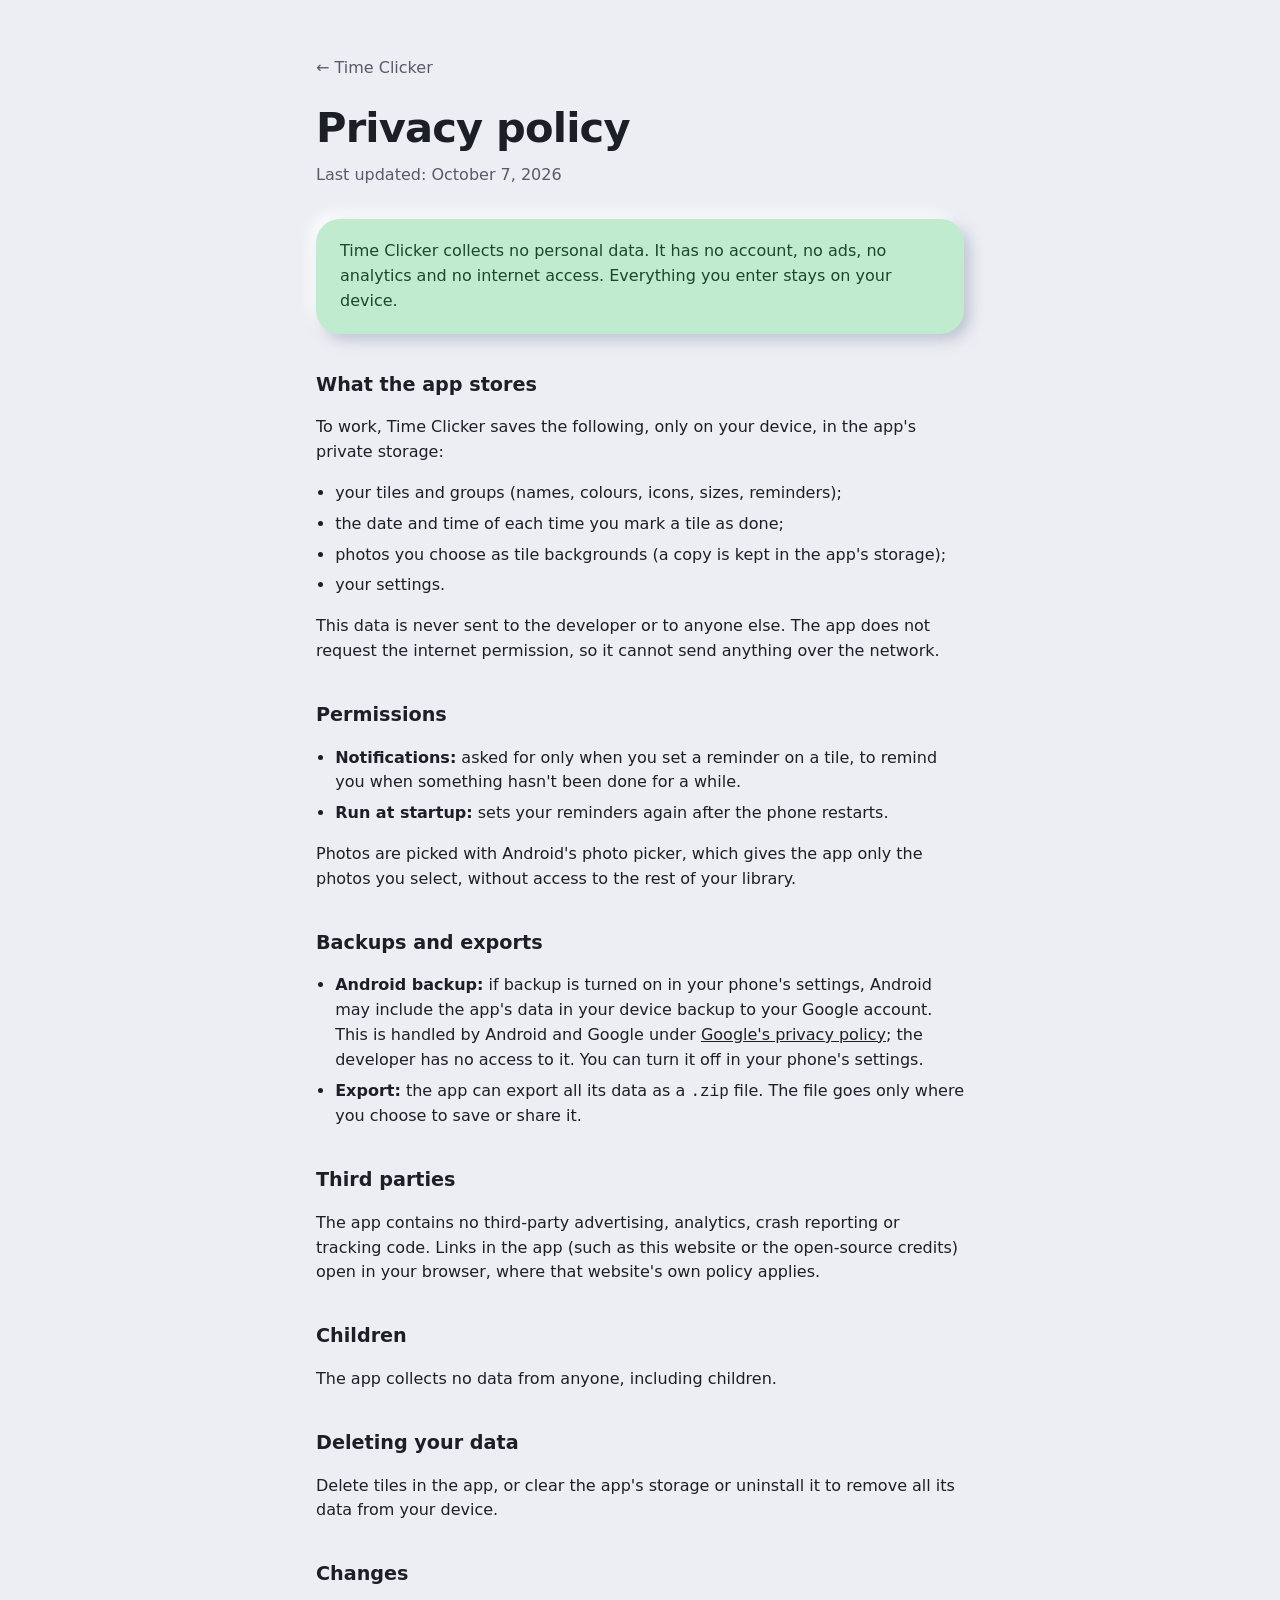
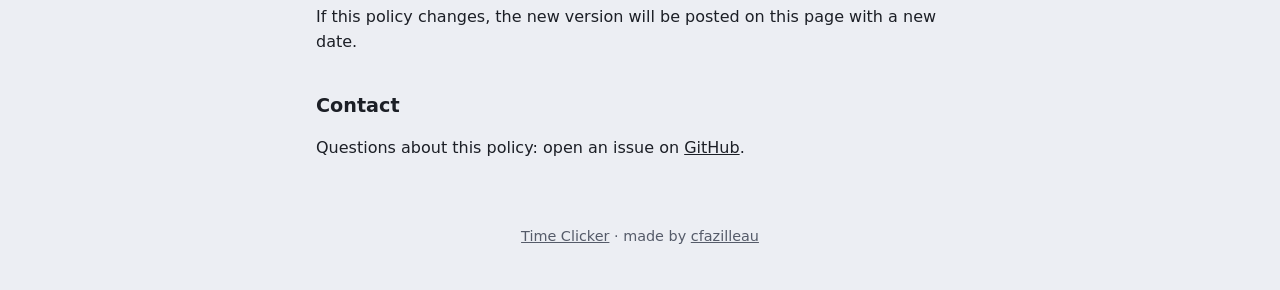
<file: docs/privacy.html>
<!doctype html>
<html lang="en">
<head>
<meta charset="utf-8">
<meta name="viewport" content="width=device-width, initial-scale=1">
<title>Privacy Policy · Time Clicker</title>
<meta name="description" content="Time Clicker's privacy policy: the app collects no data and works fully offline.">
<meta name="theme-color" content="#ECEEF3" media="(prefers-color-scheme: light)">
<meta name="theme-color" content="#1B1D22" media="(prefers-color-scheme: dark)">
<link rel="stylesheet" href="style.css">
<style>
  main { max-width: 680px; }
  h1 { font-size: clamp(2rem, 6vw, 2.6rem); }
  .updated { color: var(--muted); margin: 0 0 32px; }
  .summary {
    padding: 20px 24px;
    border-radius: 24px;
    background: var(--sage-bg);
    color: var(--sage-fg);
    box-shadow: 6px 6px 14px var(--shadow), -6px -6px 14px var(--highlight);
    font-weight: 500;
  }
  h2 { font-size: 1.2rem; margin: 36px 0 8px; }
  ul { padding-left: 1.2em; }
  li + li { margin-top: 6px; }
  .back { display: inline-block; margin-bottom: 24px; color: var(--muted); text-decoration: none; }
</style>
</head>
<body>
<main>
  <a class="back" href="./">← Time Clicker</a>
  <h1>Privacy policy</h1>
  <p class="updated">Last updated: October 7, 2026</p>

  <p class="summary">Time Clicker collects no personal data. It has no account, no ads, no analytics and no internet access. Everything you enter stays on your device.</p>

  <h2>What the app stores</h2>
  <p>To work, Time Clicker saves the following, only on your device, in the app's private storage:</p>
  <ul>
    <li>your tiles and groups (names, colours, icons, sizes, reminders);</li>
    <li>the date and time of each time you mark a tile as done;</li>
    <li>photos you choose as tile backgrounds (a copy is kept in the app's storage);</li>
    <li>your settings.</li>
  </ul>
  <p>This data is never sent to the developer or to anyone else. The app does not request the internet permission, so it cannot send anything over the network.</p>

  <h2>Permissions</h2>
  <ul>
    <li><strong>Notifications:</strong> asked for only when you set a reminder on a tile, to remind you when something hasn't been done for a while.</li>
    <li><strong>Run at startup:</strong> sets your reminders again after the phone restarts.</li>
  </ul>
  <p>Photos are picked with Android's photo picker, which gives the app only the photos you select, without access to the rest of your library.</p>

  <h2>Backups and exports</h2>
  <ul>
    <li><strong>Android backup:</strong> if backup is turned on in your phone's settings, Android may include the app's data in your device backup to your Google account. This is handled by Android and Google under <a href="https://policies.google.com/privacy">Google's privacy policy</a>; the developer has no access to it. You can turn it off in your phone's settings.</li>
    <li><strong>Export:</strong> the app can export all its data as a <code>.zip</code> file. The file goes only where you choose to save or share it.</li>
  </ul>

  <h2>Third parties</h2>
  <p>The app contains no third-party advertising, analytics, crash reporting or tracking code. Links in the app (such as this website or the open-source credits) open in your browser, where that website's own policy applies.</p>

  <h2>Children</h2>
  <p>The app collects no data from anyone, including children.</p>

  <h2>Deleting your data</h2>
  <p>Delete tiles in the app, or clear the app's storage or uninstall it to remove all its data from your device.</p>

  <h2>Changes</h2>
  <p>If this policy changes, the new version will be posted on this page with a new date.</p>

  <h2>Contact</h2>
  <p>Questions about this policy: open an issue on <a href="https://github.com/cfazilleau/TimeClicker/issues">GitHub</a>.</p>

  <footer>
    <p><a href="./">Time Clicker</a> · made by <a href="https://github.com/cfazilleau">cfazilleau</a></p>
  </footer>
</main>
</body>
</html>
</file>
<file: docs/style.css>
:root {
  --ground: #ECEEF3;
  --text: #1C1F26;
  --muted: #555B69;
  --shadow: rgba(160, 168, 190, 0.6);
  --highlight: rgba(255, 255, 255, 0.95);
  --sage-bg: #C1EBCE; --sage-fg: #1B472D;
}
@media (prefers-color-scheme: dark) {
  :root {
    --ground: #1B1D22;
    --text: #F1F2F5;
    --muted: #A2A8B4;
    --shadow: rgba(0, 0, 0, 0.6);
    --highlight: rgba(255, 255, 255, 0.05);
    --sage-bg: #2A4533; --sage-fg: #C3F3D2;
  }
}

* { box-sizing: border-box; }
html { -webkit-text-size-adjust: 100%; }
body {
  margin: 0;
  background: var(--ground);
  color: var(--text);
  font: 16px/1.55 system-ui, -apple-system, "Segoe UI", Roboto, sans-serif;
}
main { max-width: 880px; margin: 0 auto; padding: 56px 16px 40px; }
a { color: inherit; }

h1 { font-size: clamp(2.2rem, 7vw, 3.4rem); line-height: 1.1; margin: 0 0 12px; letter-spacing: -0.02em; }
h2 { font-size: 1.4rem; margin: 48px 0 16px; }

footer { margin-top: 64px; text-align: center; color: var(--muted); font-size: .9rem; }
footer p { margin: 4px 0; }
</file>
